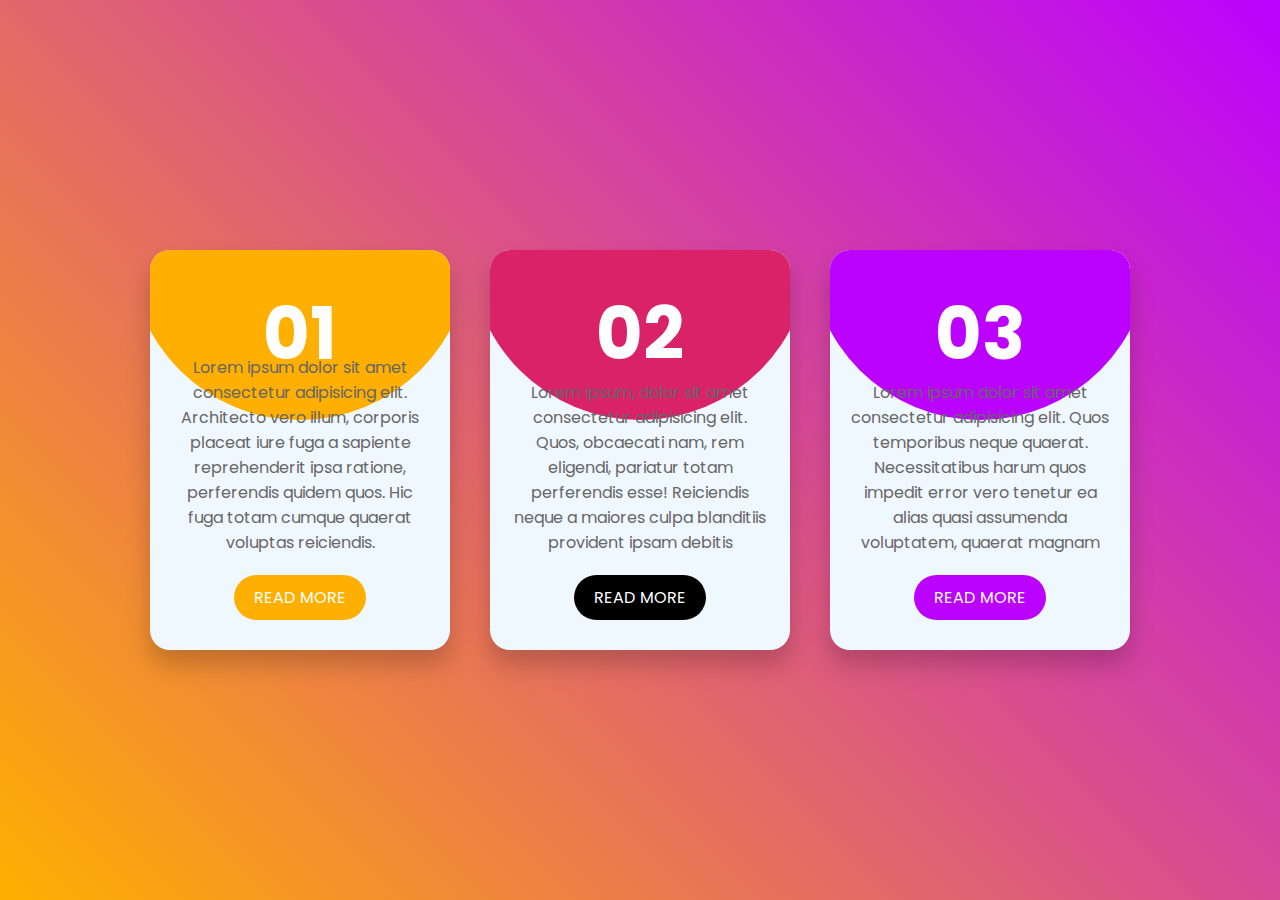
<file: Card_Background_blur/index.html>
<!DOCTYPE html>
<html lang="en">
<head>
    <meta charset="UTF-8">
    <title>Card Background Blur</title>
    <link rel="stylesheet" href="./style.css">
</head>
<body>
    <div class="container">
        <div class="card">
            <div class="triangle">
                <h2>01</h2>
            </div>
            <div class="content">
                <p>Lorem ipsum dolor sit amet consectetur adipisicing elit. Architecto vero illum, corporis placeat iure fuga a sapiente reprehenderit ipsa ratione, perferendis quidem quos. Hic fuga totam cumque quaerat voluptas reiciendis.</p>
                <a href="#">READ MORE</a>
            </div>
        </div>
        <div class="card">
            <div class="triangle">
                <h2>02</h2>
            </div>
            <div class="content">
                <p>Lorem ipsum, dolor sit amet consectetur adipisicing elit. Quos, obcaecati nam, rem eligendi, pariatur totam perferendis esse! Reiciendis neque a maiores culpa blanditiis provident ipsam debitis</p>
                <a href="#">READ MORE</a>
            </div>
        </div>
        <div class="card">
            <div class="triangle">
                <h2>03</h2>
            </div>
            <div class="content">
                <p>Lorem ipsum dolor sit amet consectetur adipisicing elit. Quos temporibus neque quaerat. Necessitatibus harum quos impedit error vero tenetur ea alias quasi assumenda voluptatem, quaerat magnam</p>
                <a href="#">READ MORE</a>
            </div>
        </div>
    </div>
</body>
</html>
</file>
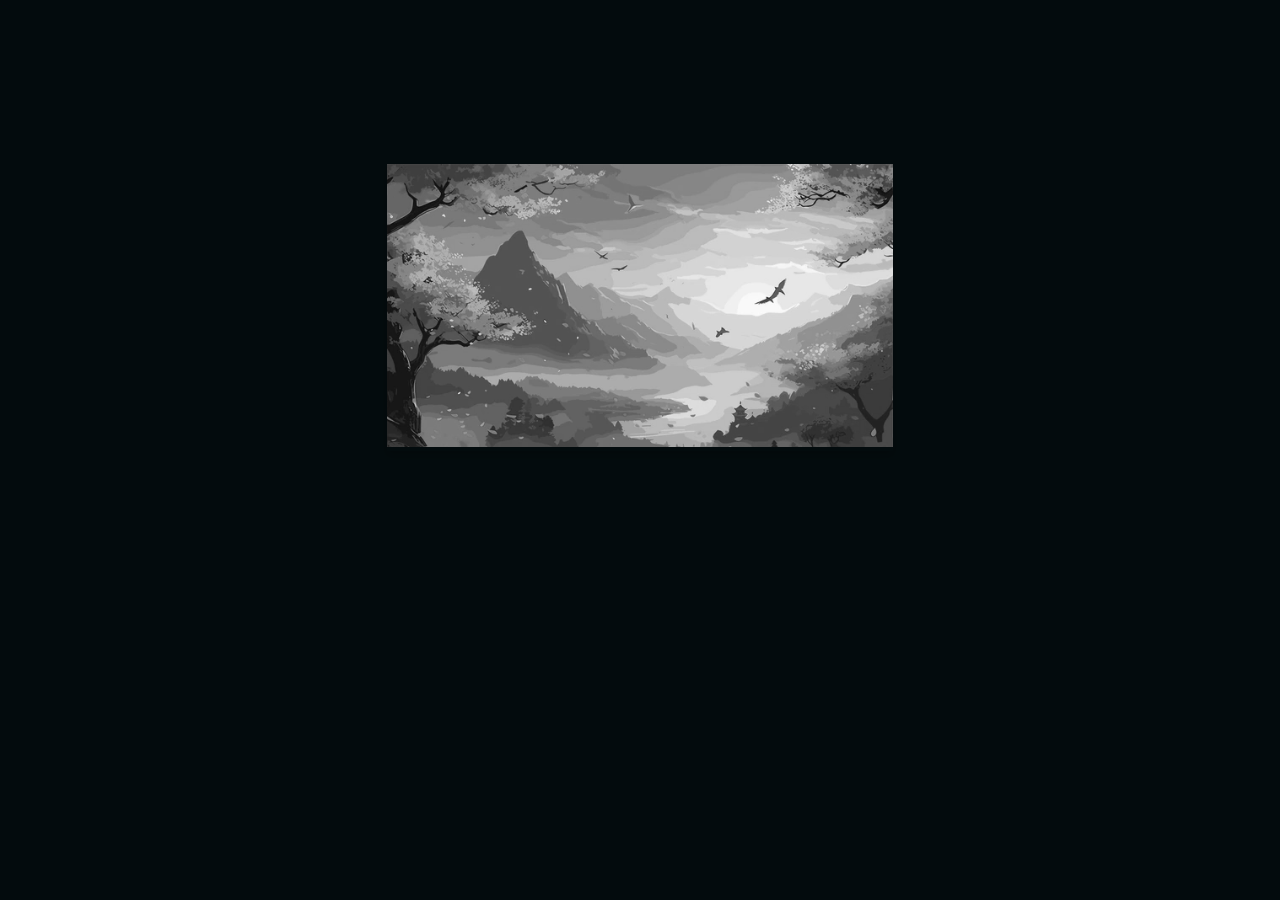
<file: image/index.html>
<!DOCTYPE html>
<html>
<head>
<meta name="viewport" content="width=device-width, initial-scale=1">
<style>
  body {
  height: 60vh;
  background-color: #030b0d;
   }
.card {
  box-shadow: 0 4px 8px 0 rgba(0,0,0,0.2);
  transition: 0.3s;
  width: 40%;
  justify-content: center;
  margin-left : 30%;
  margin-top: 13%;
  filter: grayscale(100%);
}
.card:hover {
  box-shadow: 0 8px 16px 0 rgba(0,0,0,0.2);
    filter: grayscale(0%);
}
</style>
</head>
<body>
<div class="card">
  <img src="enchanting-anime-landscape-mistcovered-mountain-600nw-2301778699.webp" style="width:100%">
</div>
</body>
</html>
</file>
<file: Card_Background_blur/style.css>
@import url('https://fonts.googleapis.com/css2?family=Poppins:wght@400;700&display=swap');

@font-face {
    font-family: 'robotregular';
    src: url(../fonts/roboto-regular-webfont.woff) format('woof');
    font-weight: normal;
    font-style: normal;
}

* {
    margin: 0;
    padding: 0;
    box-sizing: border-box;
    font-family: "poppins", "robotregular", sans-serif;
}

body {
    display: flex;
    justify-content: center;
    align-items: center;
    min-height: 100vh;
    background: linear-gradient(45deg, #ffaf00, #bb02ff);
}

.container {
    position: relative;
    width: 1150px;
    padding: 20px;
    display: flex;
    justify-content: center;
    align-items: center;
    flex-wrap: wrap;
}

.container .card {
    position: relative;
    width: 300px;
    height: 400px;
    background-color: aliceblue;
    margin: 20px;
    border-radius: 20px;
    overflow: hidden;
    box-shadow: 0 15px 25px rgba(0, 0, 0, .2);
    transition: .5s ease-in-out;
}

.container:hover .card {
    filter: blur(20px);
    transform: scale(.9);
    opacity: .5;     
}

.container .card:hover {
    filter: blur(0);
    transform: scale(1);
    opacity: 1;
}

.container .card:hover .triangle {
     clip-path: circle(600px);
}

.container .card:hover .content p {
    color:#fff;
}

.container .card:hover .content a {
    box-shadow: 1px 1px 2px rgba(0, 0, 0, .2), -1px -1px 2px rgba(255, 255, 255, .4);
}

.container .card .content a:active {
    box-shadow: inset 1px 1px 1px rgba(0, 0, 0, .1), 
    inset 5px 5px 5px rgba(0, 0, 0, .04),
    inset -5px -5px 5px rgba(255, 255, 255, .07),
    inset -1px -1px 2px rgba(255, 255, 255, .4);
}

.container .card .triangle {
    position: relative;
    width: 100%;
    height: 100%;
    background: #000;
    clip-path: circle(170px at center 0);
    text-align: center;
    transition: 1s ease-in-out;
}

.container .card h2 {
    color: #fff;
    font-size: 4.5em;
    padding: 30px 0;
}

.container .card .content {
    position: absolute;
    bottom:10px;
    padding: 20px;
    text-align: center;
}

.container .card .content p {
    color: #666;
    transition: .5s ease-in-out;
}

.container .card .content a {
    position: relative;
    display: inline-block;
    padding: 10px 20px;
    background: #000;
    color: #fff;
    border-radius: 40px;
    text-decoration: none;
    margin-top: 20px;
    transition: .8s ease-in-out;
}

.container .card:nth-child(1) .triangle,
.container .card:nth-child(1) .content a{
    background: #ffaf00;
}

.container .card:nth-child(2) .triangle,
.conatinre .card:nth-child(2) .content a{
    background: #da2268;
}

.container .card:nth-child(3) .triangle,
.container .card:nth-child(3) .content a{
    bacKground: #bb02ff;
}

@keyframes colorchange {
    0% {
        color: #fff;
    }

    50% {
        color: #b1b493;
    }

    80% {
        color: #4f8a8b;
    }

    100% {
        color: #fff;
    }
}

@media only screen and (max-width: 992px) {
  /* Add responsive styles for max-width 992px */
}

@media only screen and (max-width: 768px) {
  /* Add responsive styles for max-width 768px */
}
</file>
